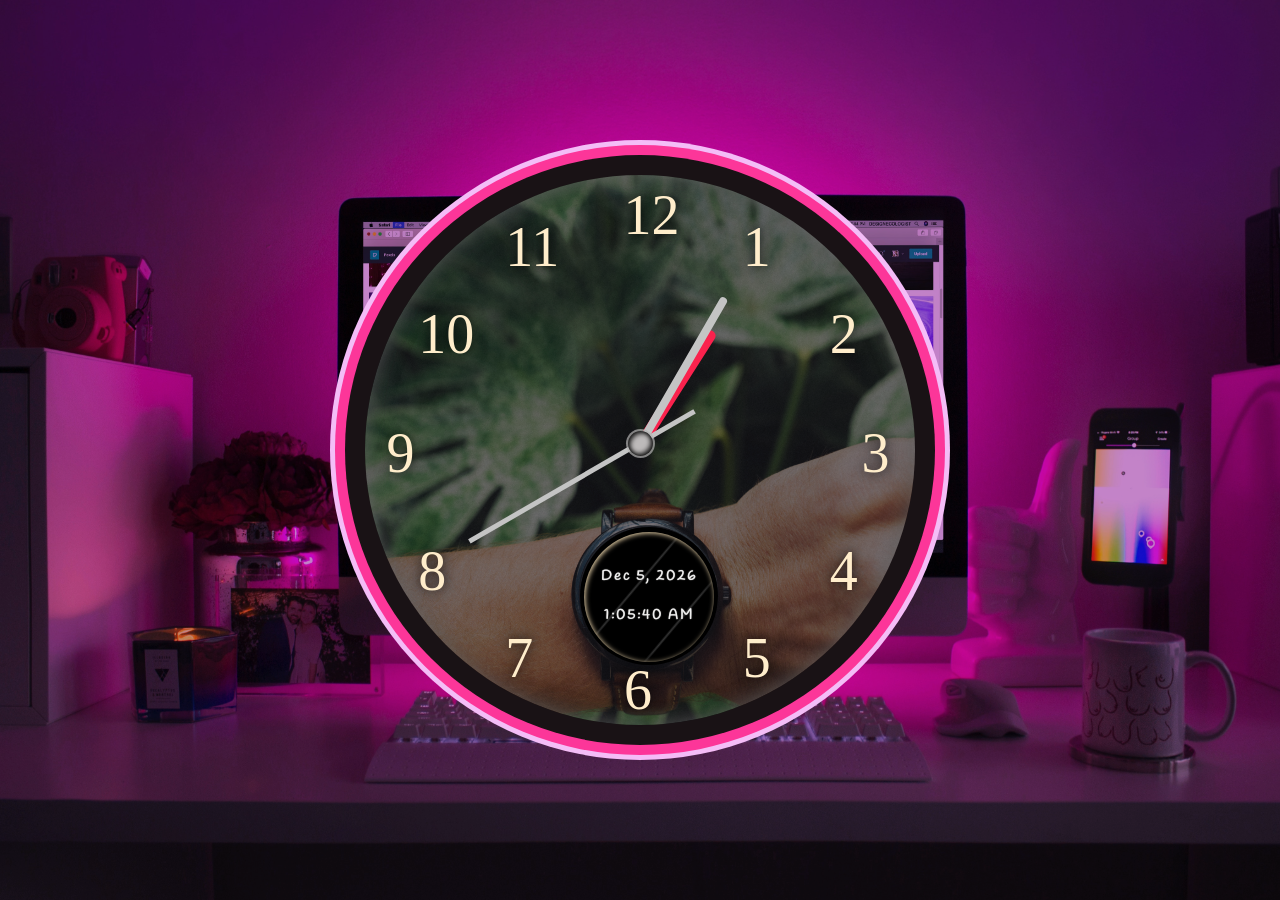
<file: index.html>
<!DOCTYPE html>
<html lang="en">

<head>
    <meta charset="UTF-8">
    <meta http-equiv="X-UA-Compatible" content="IE=edge">
    <meta name="viewport" content="width=device-width, initial-scale=1.0">
    <link rel="stylesheet" href="./clock.css">
    <title>clock</title>
</head>

<body>
    <div class="container">
        <div class="clock">
            <div class="number" style="--i:1;">
                <div class="rotate" style="--j:1;">1</div>
            </div>
            <div class="number" style="--i:2;">
                <div class="rotate" style="--j:2;">2</div>
            </div>
            <div class="number" style="--i:3;">
                <div class="rotate" style="--j:3;">3</div>
            </div>
            <div class="number" style="--i:4;">
                <div class="rotate" style="--j:4;">4</div>
            </div>
            <div class="number" style="--i:5;">
                <div class="rotate" style="--j:5;">5</div>
            </div>
            <div class="number" style="--i:6;">
                <div class="rotate" style="--j:6;">6</div>
            </div>
            <div class="number" style="--i:7;">
                <div class="rotate" style="--j:7;">7</div>
            </div>
            <div class="number" style="--i:8;">
                <div class="rotate" style="--j:8;">8</div>
            </div>
            <div class="number" style="--i:9;">
                <div class="rotate" style="--j:9;">9</div>
            </div>
            <div class="number" style="--i:10;">
                <div class="rotate" style="--j:10;">10</div>
            </div>
            <div class="number" style="--i:11;">
                <div class="rotate" style="--j:11;">11</div>
            </div>
            <div class="number" style="--i:12;">
                <div class="rotate" style="--j:12;">12</div>
            </div>
            <div class="kata">
                <div class="hour" id="hour"></div>
                <div class="minute" id="minute"></div>
                <div class="second" id="second"></div>
            </div>
            <div class="digital" id="digital">
                <div class="digi-wrap">
                    <p id="date"></p>
                    <p id="time"></p>
                </div>
            </div>
        </div>
    </div>

    <script src="./clock.js"></script>
</body>

</html>
</file>
<file: clock.css>
@import url(https://fonts.googleapis.com/css2?family=Handlee&display=swap);



* {
    margin: 0;
    padding: 0;
    box-sizing: border-box;
    cursor:all-scroll;
}

.container {
    height: 100vh;
    /* background: linear-gradient(150deg, #C483C8 10%, #9d95f3, #1596f3, #04a0ee, #03a8d6, #00d8d1) url(./bg.jpg); */
    background: #C483C8  url(./bg.jpg);
    background-size:cover ;
    background-blend-mode:multiply;
    display: flex;
    justify-content: center;
    align-items: center;
}

.clock {
    position: relative;
    width: 550px;
    height: 550px;
    display: flex;
    justify-content: center;
    align-items: center;
    background:#3c383d url(./bg3.jpg);
    background-size: cover;
    background-blend-mode:soft-light;
    border-radius: 50%;
    box-shadow: 0 0 0px 20px #111111f6,
                    0 0 0 30px rgb(252, 54, 153),
                    0 0 0 35px #f4bdf7,
    inset 0px 0px 20px rgba(165, 165, 165, 0.5), inset 0px 0px 20px rgba(0, 0, 0, 0.5);
    backdrop-filter: blur(4px);
    

    
}
.clock .number{
    position:absolute;
    height: 98%;
    top: 8px;
    left: 47%;
    transform:rotate( calc(30deg * var(--i)));
    
}
.number .rotate{
    transform: rotate( calc(-30deg * var(--j)));
    font-size:3.5em;
    text-shadow: 0 0 10px rgba(0, 0, 0, 0.5),
                        0 0 15px rgba(0, 0, 0, 0.5);
    /* color:transparent;
    -webkit-text-stroke: 0.2px rgb(255, 255, 255)
    ; */
    color: rgb(255, 237, 203);
}

.digital{
    position:absolute;
    width: 138px;
    height: 138px;
    top: 64%;
    left: 39%;
    border-radius: 50%;
    background-color: black;
    z-index: 1;
    text-align: center;
}
.digital .digi-wrap{
    position:absolute;
    width: 130px;
    height: 130px;
    border-radius: 50%;
    /* background-color: rgba(245, 245, 245, 0.384); */
    background: linear-gradient(130deg,rgba(0, 0, 0, 0.2) 40%,rgba(255, 255, 255, 0.199) 41%,rgba(0, 0, 0, 0.3) 42%,rgba(0, 0, 0, 0.3) 70%,rgba(255, 255, 255, 0.199) 71%,rgba(0, 0, 0, 0.3) 72%);
    top: 5px;
    left: 4px; 
    padding-top: 15px;
    box-shadow:
                    inset 1px 1px 5px wheat,
                    inset -1px -1px 13px black;

}

.digital p{
    margin-top:20px ;
    font-size: 14px;
    font-weight: bold ;
    letter-spacing: 2px;
    color: rgba(255, 255, 255, 0.822);
    /* -webkit-text-stroke: 0.2px white; */
    text-shadow: 0 0 1px rgba(243, 241, 238, 0.767);
    font-family: 'Handlee', handwriting;
}
.clock::after{
    position: absolute;
    content: '';
    bottom: 49%;
    width: 25px;
    height: 25px;
    border-radius: 50%;
    background-color: rgba(189, 186, 186);
    box-shadow:0 0 0 2px rgba(180, 179, 179, 0.7),
    inset 2px 2px 5px rgba(0, 0, 0,0.9),
    inset -2px -2px 5px rgba(0, 0, 0,0.9);
    z-index: 10;

}
.kata{
    width: 100px;
    height: 100px;
    /* background-color: red; */
    display: flex;
    justify-content: center;
    align-items: center;
}
.kata .hour,
.kata .minute,
.kata .second{
    position: absolute;
    /* bottom: 50%; */
    /* left: 50%; */
}
.hour{
    bottom: 51%;
    width: 11px;
    height: 135px;
    background-color: rgb(250, 34, 77);
    border-top-left-radius: 20px;
    border-top-right-radius: 20px;
    z-index: 2;
    transform-origin: bottom;
}
.minute{
    bottom: 51%;
    width: 8px;
    height: 170px;
    background-color:rgb(196, 196, 196);
    border-top-left-radius: 5px;
    border-top-right-radius: 5px;
    z-index: 3;
    transform-origin: bottom;
}
.second{
    position: absolute;
    bottom: 40%;
    width:5px;
    height: 260px;
    background-color: rgb(196, 196, 196);
    z-index: 4;
    animation: animate 1s infinite linear;
    transform-origin:50% 76%;
}
::selection{
    background-color: transparent;
}
</file>
